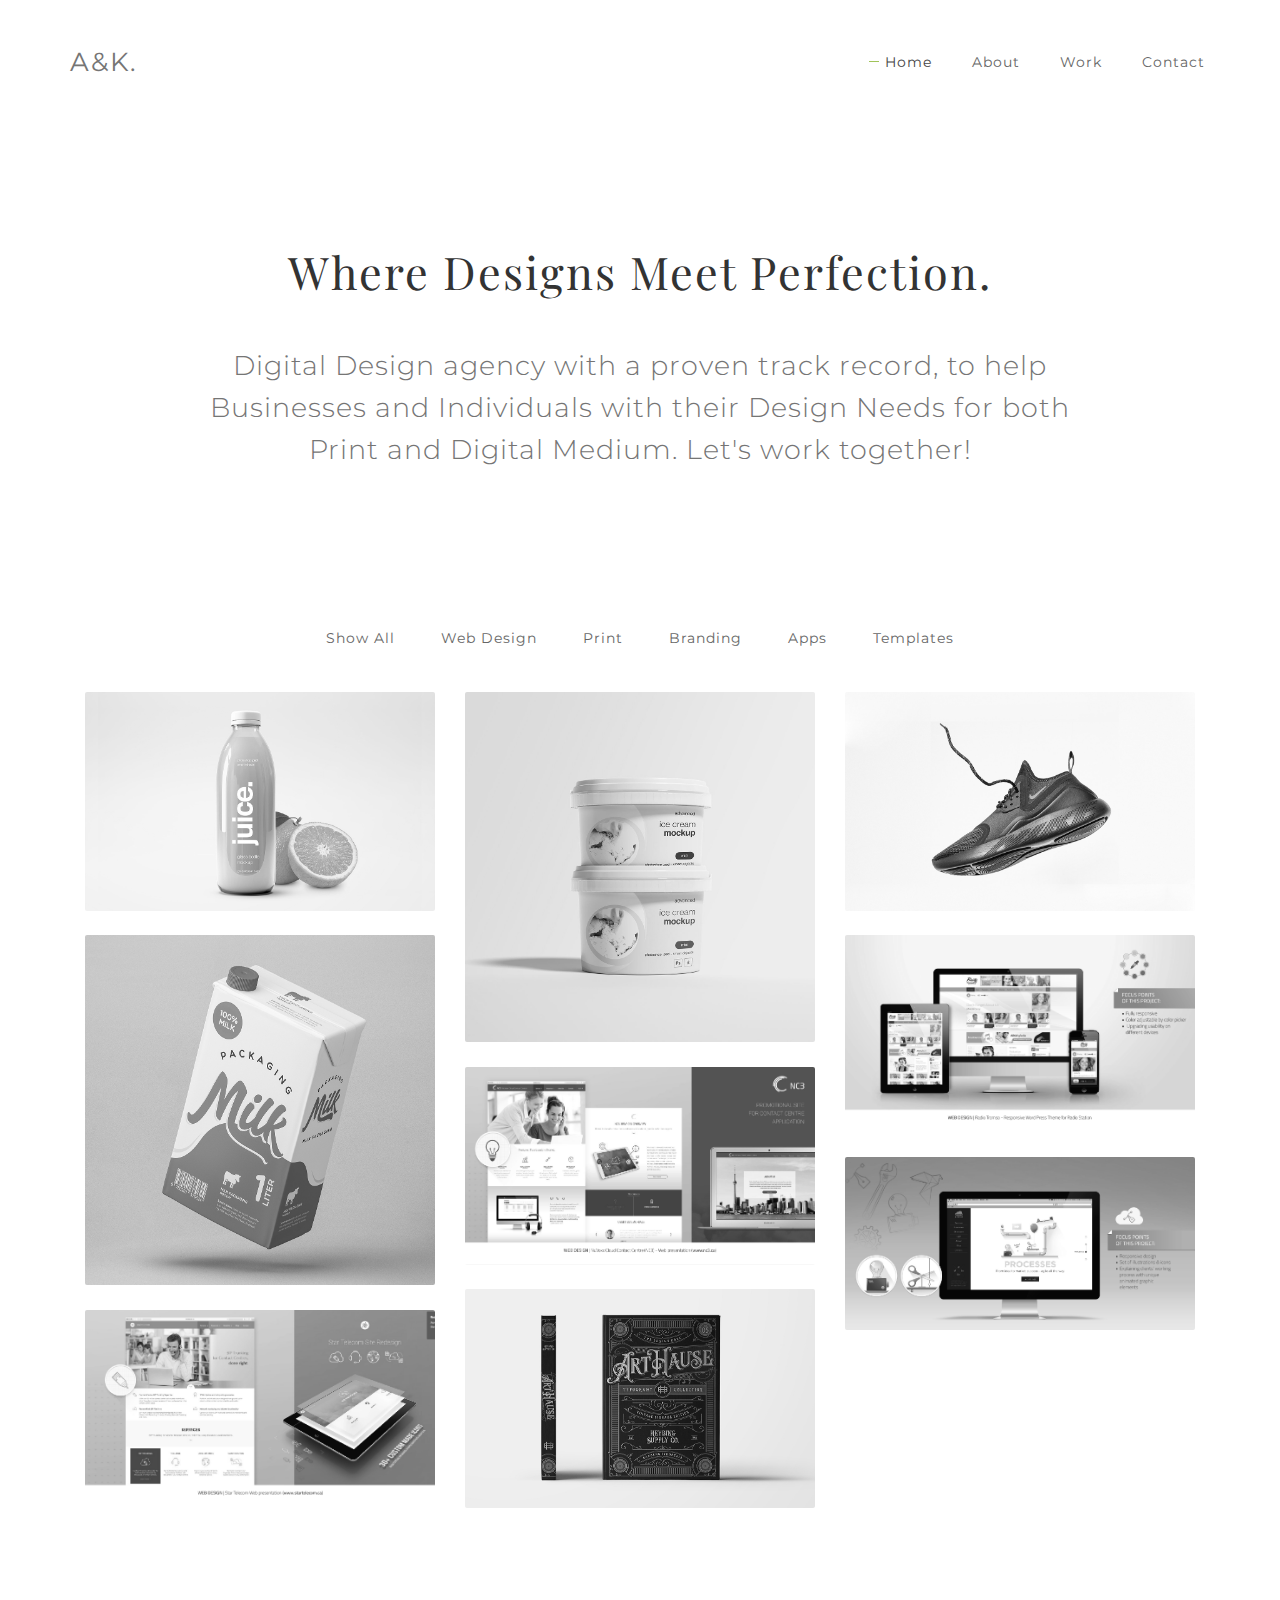
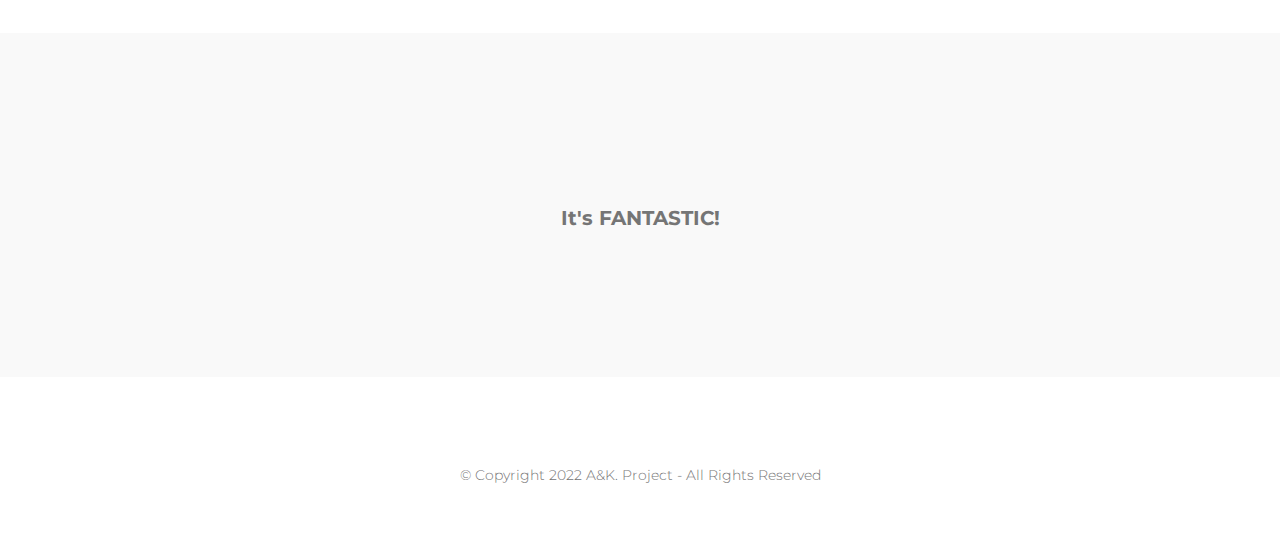
<file: index.html>
<!DOCTYPE html>
<html lang="en">
    <head>

        <meta charset="UTF-8">
        <meta http-equiv="X-UA-Compatible" content="IE=Edge">
        <meta name="description" content="">
        <meta name="keywords" content="">
        <meta name="viewport" content="width=device-width, initial-scale=1, maximum-scale=1">

        <title>Aligns & Kuts</title>
        <meta name="keywords" content="software comapny, design studio, build website, new website, web design, graphic design, branding, logo design, product design, marketing, 
                                       best software company in london, design studio near me, graphic design job, sell more, app design, best graphic designer, graphic designer near me ">
    
        <meta name="description" content="Align & Kuts is a Digital Design agency with a proven track record, to help Businesses and Individuals with their Design Needs for both Print
                                          and Digital Medium. Let's work together!">

        <!-- Bootstrap CSS -->
        <link rel="stylesheet" href="css/bootstrap.min.css"> 

        <!-- Main css -->
        <link rel="stylesheet" href="css/style.css">

        <!-- Animate CSS -->
        <link rel="stylesheet" href="css/animate.css">

        <!-- Font Awesome Icons CSS -->
        <link rel="stylesheet" href="css/font-awesome.min.css">

        <!-- Magnific-popup CSS -->
        <link rel="stylesheet" href="css/magnific-popup.css">

        <!-- Google Fonts Link -->
        <link href="https://fonts.googleapis.com/css?family=Montserrat:100,200,300,400,500,600,700,800,900" rel="stylesheet" type="text/css">
        <link href="https://fonts.googleapis.com/css?family=Playfair+Display:400,700,900" rel="stylesheet" type="text/css">

    </head>
    <body>



        <!-- Navigation Section -->
        <div class="navbar navbar-default navbar-static-top">
            <div class="container">

                <div class="navbar-header">
                    <button class="navbar-toggle" data-toggle="collapse" data-target=".navbar-collapse">
                        <span class="icon icon-bar"></span>
                        <span class="icon icon-bar"></span>
                        <span class="icon icon-bar"></span>
                    </button>
                    <a href="index.html" class="navbar-brand">A&K.</a>
                </div>

                <div class="collapse navbar-collapse">
                    <ul class="nav navbar-nav navbar-right">
                        <li class="active"><a href="#">Home</a></li>
                        <li><a href="about.html">About</a></li>
                        <li><a href="work.html">Work</a></li>
                        <li><a href="contact.html">Contact</a></li>
                    </ul>
                </div>

            </div>
        </div>


        <!-- Home Section -->

        <section id="home" class="main">
            <div class="container">
                <div class="row">

                    <div class="col-md-12 col-sm-12">
                        <h1 class="wow fadeInUp head" data-wow-delay="0.6s">Where Designs Meet Perfection.</h1>
                        <p class="wow fadeInUp lr-pd" data-wow-delay="0.8s">Digital Design agency with a proven track record, to help
                                                                            Businesses and Individuals with their Design Needs for both Print
                                                                            and Digital Medium. Let's work together!</p>
                    </div>

                </div>
            </div>
        </section>


        <!-- Portfolio Section -->

        <section id="portfolio">
            <div class="container">
                <div class="row">

                    <div class="col-md-12 col-sm-12">

                        <!-- work section -->
                            <div class="work-section wow fadeInUp" data-wow-delay="1s">

                                <ul class="filter-wrapper clearfix">
                                     <li><a href="#" data-filter="*" class="selected work1">Show All</a></li>
                                     <li><a href="#" class="work1" data-filter=".web">Web Design</a></li>
                                     <li><a href="#" class="work1" data-filter=".print">Print</a></li>
                                     <li><a href="#" class="work1" data-filter=".branding">Branding</a></li>
                                     <li><a href="#" class="work1" data-filter=".apps">Apps</a></li>
                                    <li><a href="#" class="work1" data-filter=".html">Templates</a></li>
                                </ul>

                                <!-- work box section -->
                                <div class="work-box-section wow fadeInUp" data-wow-delay="1.4s">
                                    <div class="work-box-wrapper col4-work-box">

                                        <div class="work-box graphic print branding html col-md-4 col-sm-6">
                                            <div class="portfolio-thumb">
                                                <a href="img/portfolio-img1.jpg" class="image-popup">
                 
                                                    <img src="img/portfolio-img1.jpg" class="img-responsive" alt="Portfolio">
                                                </a>
                                            </div>
                                        </div>

                                        <div class="work-box graphic print col-md-4 col-sm-6">
                                            <div class="portfolio-thumb">
                                                <a href="img/portfolio-img2.jpg" class="image-popup">
            
                                                    <img src="img/portfolio-img2.jpg" class="img-responsive" alt="Portfolio">
                                                </a>
                                            </div>
                                        </div>

                                        <div class="work-box branding apps col-md-4 col-sm-6">
                                            <div class="portfolio-thumb">
                                                <a href="img/portfolio-img3.jpg" class="image-popup">
   
                                                    <img src="img/portfolio-img3.jpg" class="img-responsive" alt="Portfolio">
                                                </a>
                                            </div>
                                        </div>

                                        <div class="work-box graphic apps col-md-4 col-sm-6">
                                            <div class="portfolio-thumb">
                                                <a href="img/portfolio-img4.jpg" class="image-popup">

                                                    <img src="img/portfolio-img4.jpg" class="img-responsive" alt="Portfolio">
                                                </a>
                                            </div>
                                        </div>

                                        <div class="work-box web apps col-md-4 col-sm-6">
                                            <div class="portfolio-thumb">
                                                <a href="img/portfolio-img5.PNG" class="image-popup">

                                                    <img src="img/portfolio-img5.PNG" class="img-responsive" alt="Portfolio">
                                                </a>
                                            </div>
                                        </div>

                                        <div class="work-box web print col-md-4 col-sm-6">
                                            <div class="portfolio-thumb">
                                                <a href="img/portfolio-img6.PNG" class="image-popup">

                                                    <img src="img/portfolio-img6.PNG" class="img-responsive" alt="Portfolio">
                                                </a>
                                            </div>
                                        </div>

                                        <div class="work-box web html col-md-4 col-sm-6">
                                            <div class="portfolio-thumb">
                                                <a href="img/portfolio-img7.PNG" class="image-popup">

                                                    <img src="img/portfolio-img7.PNG" class="img-responsive" alt="Portfolio">
                                                </a>
                                            </div>
                                        </div>

                                        <div class="work-box graphic print col-md-4 col-sm-6">
                                            <div class="portfolio-thumb">
                                                <a href="img/portfolio-img8.jpg" class="image-popup">

                                                    <img src="img/portfolio-img8.jpg" class="img-responsive" alt="Portfolio">
                                                </a>
                                            </div>
                                        </div>

                                        <div class="work-box web print col-md-4 col-sm-6">
                                            <div class="portfolio-thumb">
                                                <a href="img/portfolio-img9.PNG" class="image-popup">
 
                                                    <img src="img/portfolio-img9.PNG" class="img-responsive" alt="Portfolio">
                                                </a>
                                            </div>
                                        </div>

                                     </div>
                                </div>

                            </div>

                    </div>

                </div>
            </div>
        </section>


        <!-- CTA Section -->

        <section id="cta" class="bg-gray">
            <div class="container">
                <div class="row">

                    <div class="col-md-offset-2 col-md-8 col-sm-12">
                        <p class="wow fadeInUp" data-wow-delay="0.4s">In a galaxy, it means we spend our days at our beloved computers, making snappy product for cool folks all over the world.  </p>
                        <p STYLE="font-weight:bold" > It's FANTASTIC! </p>
                        <a href="about.html" class="wow fadeInUp btn btn-success" data-wow-delay="0.8s">LEARN ABOUT US</a>
                    </div>

                </div>
            </div>
        </section>


        <!-- Footer Section -->

        <footer>
            <div class="container">
                <div class="row">

                    <div class="col-md-12 col-sm-12">
                        <div class="footer-copyright">
                            <p class="small">&copy; Copyright 2022  A&K. Project - All Rights Reserved</p>
                        </div>
                    </div>

                </div>
            </div>
        </footer>

        <!-- SCRIPTS -->

        <script src="js/jquery.js"></script>
        <script src="js/bootstrap.min.js"></script>
        <script src="js/wow.min.js"></script>
        <script src="js/isotope.js"></script>
        <script src="js/imagesloaded.min.js"></script>
        <script src="js/jquery.magnific-popup.min.js"></script>
        <script src="js/magnific-popup-options.js"></script>
        <script src="js/custom.js"></script>
                

    </body>
</html>
</file>
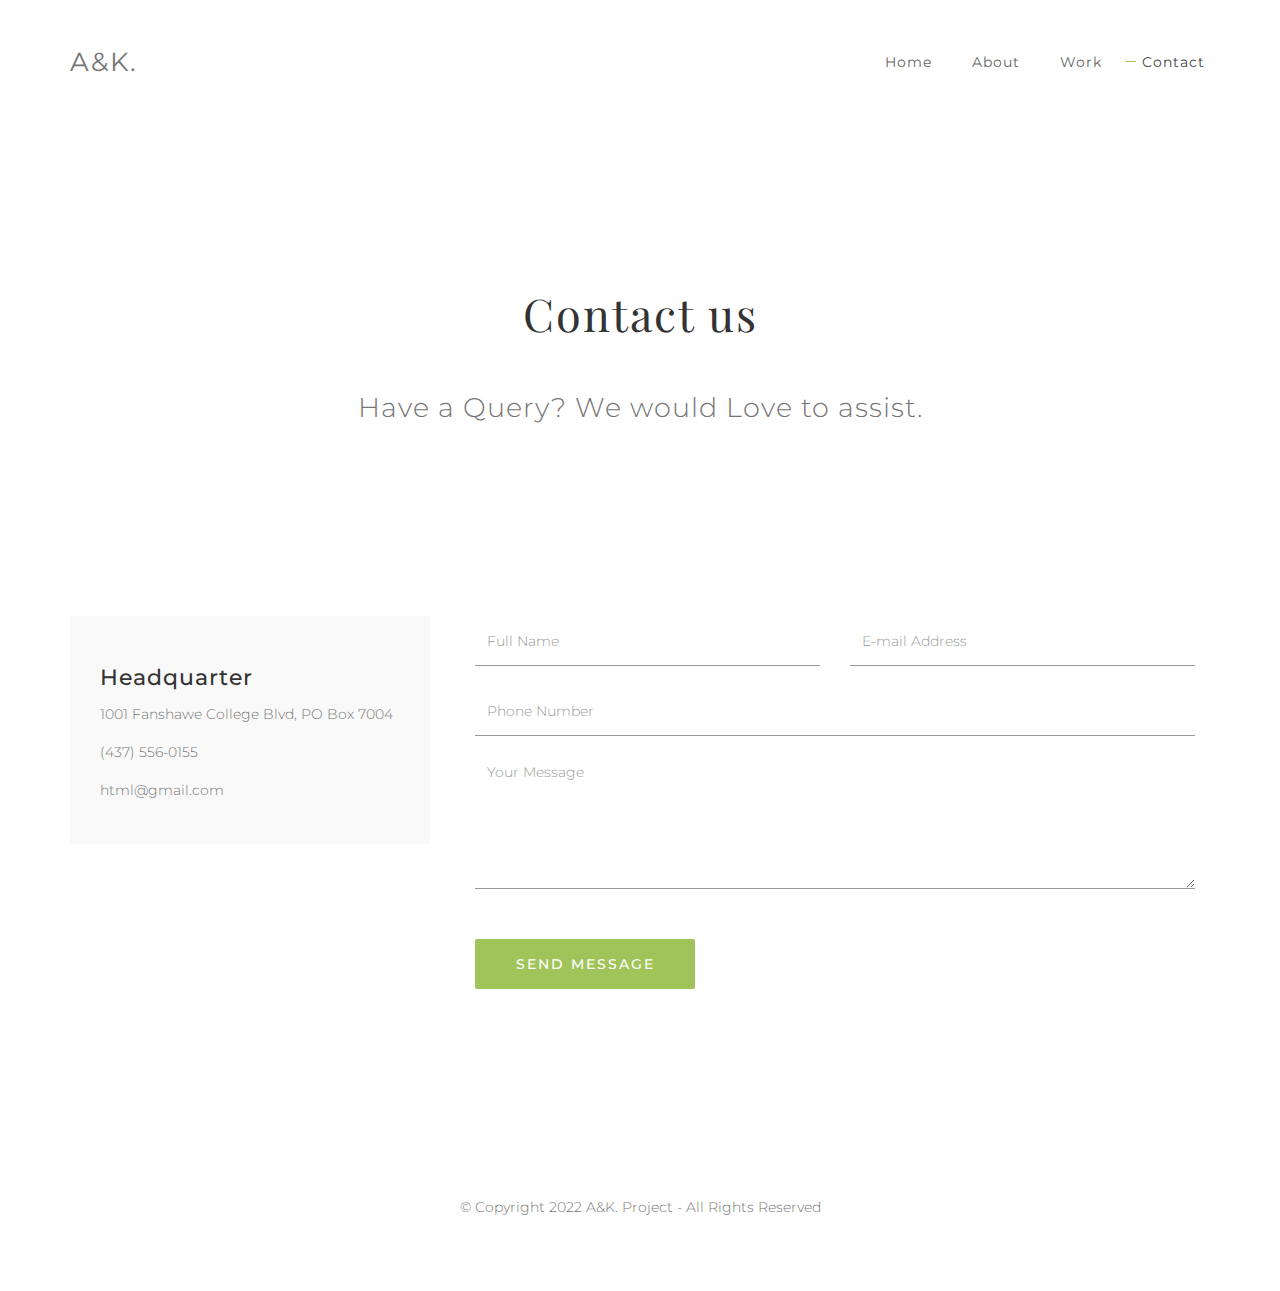
<file: contact.html>
<!DOCTYPE html>
<html lang="en">
    <head>

        <meta charset="UTF-8">
        <meta http-equiv="X-UA-Compatible" content="IE=Edge">
        <meta name="description" content="">
        <meta name="keywords" content="">
        <meta name="author" content="GeTheme">
        <meta name="viewport" content="width=device-width, initial-scale=1, maximum-scale=1">

        <title>Miniml - Portfolio HTML Template</title>

        <!-- Bootstrap CSS -->
        <link rel="stylesheet" href="css/bootstrap.min.css"> 

        <!-- Main css -->
        <link rel="stylesheet" href="css/style.css">

        <!-- Animate CSS -->
        <link rel="stylesheet" href="css/animate.css">

        <!-- Font Awesome Icons CSS -->
        <link rel="stylesheet" href="css/font-awesome.min.css">

        <!-- Magnific-popup CSS -->
        <link rel="stylesheet" href="css/magnific-popup.css">

        <!-- Google Fonts Link -->
        <link href="https://fonts.googleapis.com/css?family=Montserrat:100,200,300,400,500,600,700,800,900" rel="stylesheet" type="text/css">
        <link href="https://fonts.googleapis.com/css?family=Playfair+Display:400,700,900" rel="stylesheet" type="text/css">

    </head>
    <body>


        <!-- PRE LOADER -->

        <div class="preloader">
             <div class="sk-spinner sk-spinner-pulse"></div>
        </div>



        <!-- Navigation Section -->

        <div class="navbar navbar-default navbar-static-top">
            <div class="container">

                <div class="navbar-header">
                    <button class="navbar-toggle" data-toggle="collapse" data-target=".navbar-collapse">
                        <span class="icon icon-bar"></span>
                        <span class="icon icon-bar"></span>
                        <span class="icon icon-bar"></span>
                    </button>
                    <a href="index.html" class="navbar-brand">A&K.</a>
                                </div>

                <div class="collapse navbar-collapse">
                    <ul class="nav navbar-nav navbar-right">
                        <li><a href="index.html">Home</a></li>
                        <li><a href="about.html">About</a></li>
                        <li><a href="work.html">Work</a></li>
                        <li class="active"><a href="#">Contact</a></li>
                    </ul>
                </div>

            </div>
        </div>


        <!-- Home Section -->

        <section id="home" class="main-contact">
            <div class="container">
                <div class="row">

                    <div class="col-md-12 col-sm-12">
                        <h1 class="wow fadeInUp head" data-wow-delay="0.6s">Contact us</h1>
                        <p class="wow fadeInUp lr-pd" data-wow-delay="0.8s">Have a Query? We would Love to assist.</p>
                    </div>

                </div>
            </div>
        </section>


        <!-- Contact Section -->

        <section id="contact">
            <div class="container">
                <div class="row">
                    
                    <div class="wow fadeInUp col-md-4 col-sm-4" data-wow-delay="0.6s">
                        <div class="contact-detail">

                            <div class="contact-detail-1">
                                <h3>Headquarter</h3>
                                <p class="small">1001 Fanshawe College Blvd, PO Box 7004</p>
                                <p class="small">(437) 556-0155</p>
                                <p class="small">html@gmail.com</p>
                            </div>
                        </div>
                    </div>

                    <div class="wow fadeInUp col-md-8 col-sm-8" data-wow-delay="0.4s">
                        <form>
                            <div class="col-md-6 col-sm-6">
                                <input type="text" class="form-control" placeholder="Full Name" required>
                            </div>

                            <div class="col-md-6 col-sm-6">
                                <input type="email" class="form-control" placeholder="E-mail Address" required>
                            </div>

                            <div class="col-md-12 col-sm-12">
                                <input type="tel" class="form-control" placeholder="Phone Number" required>
                                <textarea class="form-control" placeholder="Your Message" rows="6" required></textarea>
                            </div>

                            <div class="col-md-4 col-sm-6">
                                <input type="submit" class="form-control" value="Send Message">
                            </div>
                        </form>
                    </div>

                </div>
            </div>
        </section>


        <!-- Footer Section -->

        <footer>
            <div class="container">
                <div class="row">

                    <div class="col-md-12 col-sm-12">
                        <div class="footer-copyright">
            
                            <p class="small">&copy; Copyright 2022  A&K. Project - All Rights Reserved</p>
                        </div>
                    </div>

                </div>
            </div>
        </footer>

        <!-- SCRIPTS -->

        <script src="js/jquery.js"></script>
        <script src="js/bootstrap.min.js"></script>
        <script src="js/wow.min.js"></script>
        <script src="js/custom.js"></script>

    </body>
</html>
</file>
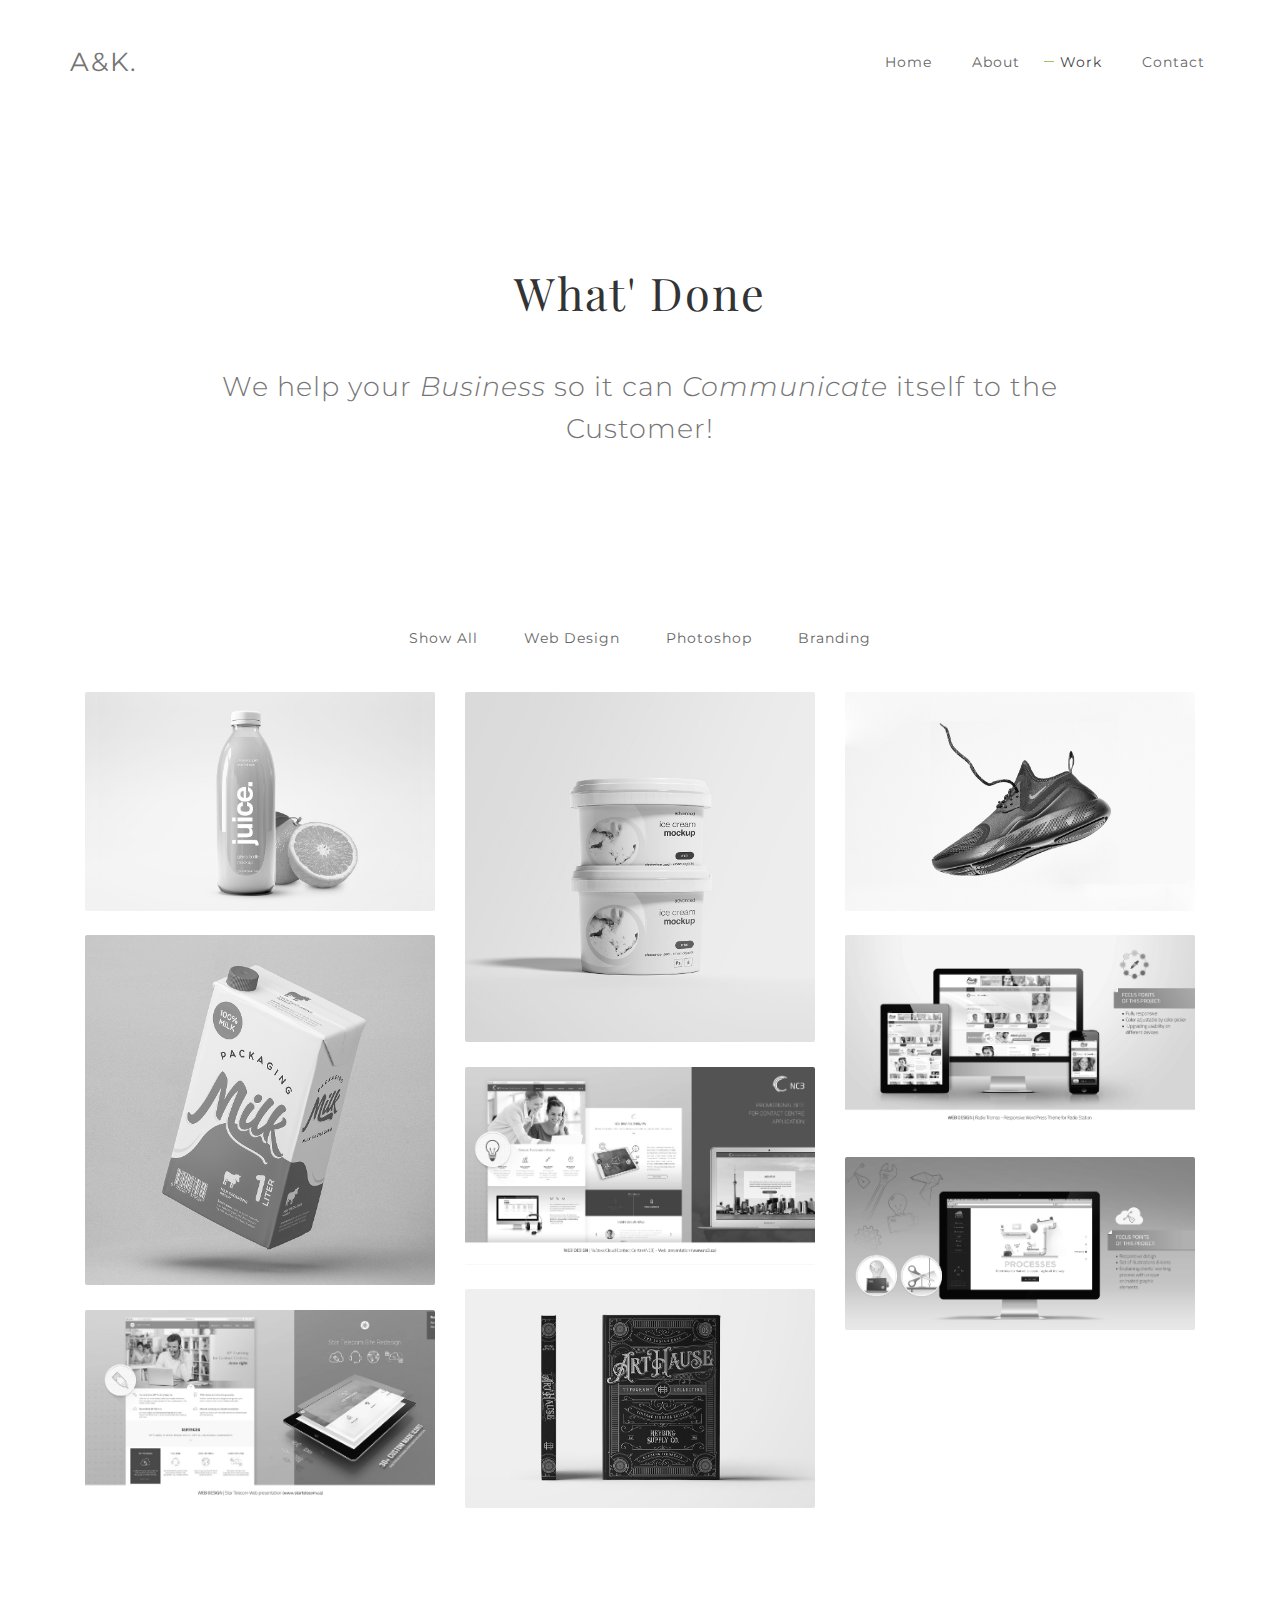
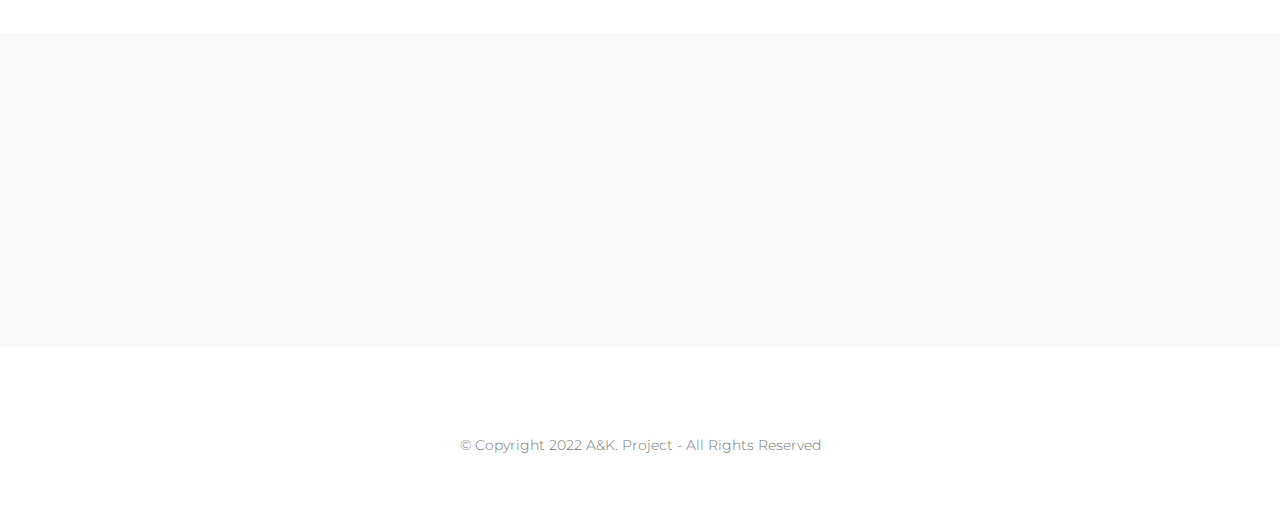
<file: work.html>
<!DOCTYPE html>
<html lang="en">
    <head>

        <meta charset="UTF-8">
        <meta http-equiv="X-UA-Compatible" content="IE=Edge">
        <meta name="description" content="">
        <meta name="keywords" content="">
        <meta name="author" content="GeTheme">
        <meta name="viewport" content="width=device-width, initial-scale=1, maximum-scale=1">

        <title>Miniml - Portfolio HTML Template</title>

        <!-- Bootstrap CSS -->
        <link rel="stylesheet" href="css/bootstrap.min.css"> 

        <!-- Main css -->
        <link rel="stylesheet" href="css/style.css">

        <!-- Animate CSS -->
        <link rel="stylesheet" href="css/animate.css">

        <!-- Font Awesome Icons CSS -->
        <link rel="stylesheet" href="css/font-awesome.min.css">

        <!-- Magnific-popup CSS -->
        <link rel="stylesheet" href="css/magnific-popup.css">

        <!-- Google Fonts Link -->
        <link href="https://fonts.googleapis.com/css?family=Montserrat:100,200,300,400,500,600,700,800,900" rel="stylesheet" type="text/css">
        <link href="https://fonts.googleapis.com/css?family=Playfair+Display:400,700,900" rel="stylesheet" type="text/css">

    </head>
    <body>

        <!-- PRE LOADER -->

        <div class="preloader">
             <div class="sk-spinner sk-spinner-pulse"></div>
        </div>



        <!-- Navigation Section -->

        <div class="navbar navbar-default navbar-static-top">
            <div class="container">

                <div class="navbar-header">
                    <button class="navbar-toggle" data-toggle="collapse" data-target=".navbar-collapse">
                        <span class="icon icon-bar"></span>
                        <span class="icon icon-bar"></span>
                        <span class="icon icon-bar"></span>
                    </button>
                    <a href="index.html" class="navbar-brand">A&K.</a>
                </div>

                <div class="collapse navbar-collapse">
                    <ul class="nav navbar-nav navbar-right">
                        <li><a href="index.html">Home</a></li>
                        <li><a href="about.html">About</a></li>
                        <li class="active"><a href="#">Work</a></li>
                        <li><a href="contact.html">Contact</a></li>
                    </ul>
                </div>

            </div>
        </div>


        <!-- Home Section -->

        <section id="home" class="main-work">
            <div class="container">
                <div class="row">

                    <div class="col-md-12 col-sm-12">
                            <h1 class="wow fadeInUp head" data-wow-delay="0.6s">What' Done</h1>
                            <p class="wow fadeInUp lr-pd" data-wow-delay="0.8s">We help your <span style="font-style: italic;" >Business</span>  so it can <span style="font-style: italic;" >Communicate</span> itself to the Customer!</p>
                       </div>

                </div>
            </div>
        </section>


        <!-- Portfolio Section -->

        <section id="portfolio">
            <div class="container">
                <div class="row">

                    <div class="col-md-12 col-sm-12">

                        <!-- work section -->
                            <div class="work-section wow fadeInUp" data-wow-delay="1s">

                                <ul class="filter-wrapper clearfix">
                                     <li><a href="#" data-filter="*" class="selected opc-main-bg">Show All</a></li>
                                     <li><a href="#" class="opc-main-bg" data-filter=".web">Web Design</a></li>
                                     <li><a href="#" class="opc-main-bg" data-filter=".photoshop">Photoshop</a></li>
                                     <li><a href="#" class="opc-main-bg" data-filter=".branding">Branding</a></li>

                                </ul>

                                <!-- work box section -->
                                <div class="work-box-section wow fadeInUp" data-wow-delay="1.4s">
                                    <div class="work-box-wrapper col4-work-box">

                                        <div class="work-box graphic photoshop branding html col-md-4 col-sm-6">
                                            <div class="portfolio-thumb">
                                                <a href="img/portfolio-img1.jpg" class="image-popup">
                                       
                                                    <img src="img/portfolio-img1.jpg" class="img-responsive" alt="Portfolio">
                                                </a>
                                            </div>
                                        </div>

                                        <div class="work-box graphic photoshop col-md-4 col-sm-6">
                                            <div class="portfolio-thumb">
                                                <a href="img/portfolio-img2.jpg" class="image-popup">
                                     
                                                    <img src="img/portfolio-img2.jpg" class="img-responsive" alt="Portfolio">
                                                </a>
                                            </div>
                                        </div>

                                        <div class="work-box branding mobile col-md-4 col-sm-6">
                                            <div class="portfolio-thumb">
                                                <a href="img/portfolio-img3.jpg" class="image-popup">
                                        
                                                    <img src="img/portfolio-img3.jpg" class="img-responsive" alt="Portfolio">
                                                </a>
                                            </div>
                                        </div>

                                        <div class="work-box graphic mobile col-md-4 col-sm-6">
                                            <div class="portfolio-thumb">
                                                <a href="img/portfolio-img4.jpg" class="image-popup">
                                   
                                                    <img src="img/portfolio-img4.jpg" class="img-responsive" alt="Portfolio">
                                                </a>
                                            </div>
                                        </div>

                                        <div class="work-box web mobile col-md-4 col-sm-6">
                                            <div class="portfolio-thumb">
                                                <a href="img/portfolio-img5.PNG" class="image-popup">
                                        
                                                    <img src="img/portfolio-img5.PNG" class="img-responsive" alt="Portfolio">
                                                </a>
                                            </div>
                                        </div>

                                        <div class="work-box web photoshop col-md-4 col-sm-6">
                                            <div class="portfolio-thumb">
                                                <a href="img/portfolio-img6.PNG" class="image-popup">
                                        
                                                    <img src="img/portfolio-img6.PNG" class="img-responsive" alt="Portfolio">
                                                </a>
                                            </div>
                                        </div>

                                        <div class="work-box web html col-md-4 col-sm-6">
                                            <div class="portfolio-thumb">
                                                <a href="img/portfolio-img7.PNG" class="image-popup">
                                          
                                                    <img src="img/portfolio-img7.PNG" class="img-responsive" alt="Portfolio">
                                                </a>
                                            </div>
                                        </div>

                                        <div class="work-box graphic photoshop col-md-4 col-sm-6">
                                            <div class="portfolio-thumb">
                                                <a href="img/portfolio-img8.jpg" class="image-popup">
                                        
                                                    <img src="img/portfolio-img8.jpg" class="img-responsive" alt="Portfolio">
                                                </a>
                                            </div>
                                        </div>

                                        <div class="work-box web photoshop col-md-4 col-sm-6">
                                            <div class="portfolio-thumb">
                                                <a href="img/portfolio-img9.PNG" class="image-popup">
                                    
                                                    <img src="img/portfolio-img9.PNG" class="img-responsive" alt="Portfolio">
                                                </a>
                                            </div>
                                        </div>

                                     </div>
                                </div>

                            </div>

                    </div>

                </div>
            </div>
        </section>


        <!-- CTA Section -->

        <section id="cta" class="bg-gray">
            <div class="container">
                <div class="row">

                    <div class="col-md-offset-2 col-md-8 col-sm-12">
                        <p class="wow fadeInUp" data-wow-delay="0.4s">Whether here from the 90's or you just set a foot in the industry.</p>
                        <p class="wow fadeInUp" data-wow-delay="0.4s" style="font-style: italic ;" > We are here to help!</p>
                        <a href="contact.html" class="wow fadeInUp btn btn-success" data-wow-delay="0.8s">GET IN TOUCH</a>
                    </div>

                </div>
            </div>
        </section>


        <!-- Footer Section -->

            <footer>
                <div class="container">
                    <div class="row">
    
                        <div class="col-md-12 col-sm-12">
                            <div class="footer-copyright">
       
                                <p class="small">&copy; Copyright 2022  A&K. Project - All Rights Reserved</p>
                            </div>
                        </div>
    
                    </div>
                </div>
            </footer>

        <!-- SCRIPTS -->

        <script src="js/jquery.js"></script>
        <script src="js/bootstrap.min.js"></script>
        <script src="js/isotope.js"></script>
        <script src="js/imagesloaded.min.js"></script>
        <script src="js/jquery.magnific-popup.min.js"></script>
        <script src="js/magnific-popup-options.js"></script>
        <script src="js/wow.min.js"></script>
        <script src="js/custom.js"></script>

    </body>
</html>
</file>
<file: css/style.css>
body {
	background: #ffffff;
    font-family: 'Montserrat', sans-serif;
    font-style: normal;
	font-weight: 300;
    overflow-x: hidden;
}



/*---------------------------------------
    Typorgraphy              
-----------------------------------------*/

h1,h2 {
  font-family: 'Playfair Display', serif;
  font-weight: 400;
  letter-spacing: 1px;
}
h3,h4,h5,h6 {
  font-family: 'Montserrat', sans-serif;
  font-weight: 500;
  letter-spacing: 1px;
}

h1 {
    font-size: 45px;
    letter-spacing: 2px;
    margin-bottom: 0px;
}

h2 {
  font-size: 32px;
  padding-bottom: 12px;
}

h3 {
  font-size: 22px;
}

h4 {
  font-weight: 400;
}

p {
    color: #757575;
    font-size: 20px;
    font-weight: 300;
    line-height: 30px;
}

.small {
  font-size: 14px;
  line-height: 28px;
}
#service .small {
  padding: 10px 20px 20px 20px;
}


/*---------------------------------------
    General               
-----------------------------------------*/

html{
  -webkit-font-smoothing: antialiased;
}

a {
  color: #a1c45a;
  -webkit-transition: 0.5s;
  -o-transition: 0.5s;
  transition: 0.5s;
  text-decoration: none !important;
}
a:hover, a:active, a:focus {
  color: #a1c45a;
  outline: none;
}

* {
  -webkit-box-sizing: border-box;
  -moz-box-sizing: border-box;
  box-sizing: border-box;
}

*:before,
*:after {
  -webkit-box-sizing: border-box;
  -moz-box-sizing: border-box;
  box-sizing: border-box;
}

.section-title {
  position: relative;
  margin-bottom: 62px;
  text-align: center;
}

#portfolio,
#cta,
#team, #service,
#contact {
  padding-top: 100px;
  padding-bottom: 100px;
}

#portfolio,
#service, #contact {
  padding-top: 10px;
}

#cta,
#team, #service,
footer {
  text-align: center;
}

#portfolio img,
#team img {
  border-radius: 2px;
  width: 100%;
}

.bg-gray {
  background-color: #f9f9f9;
}

.bg-dark {
  background-color: #202020;
}

.head {
  display: block;
  height: 80px;
  position: relative;
    text-align: center;
}
.lr-pd {
    padding-left: 10%;
    padding-right: 10%;
}


/*---------------------------------------
    Navigation section              
-----------------------------------------*/

.navbar-default {
    background: #ffffff;
    border: none;
    padding-top: 22px;
    margin: 0 !important;
}

.navbar-default .navbar-brand {
  color: #757575;
  font-size: 26px;
  font-weight: 400;
  text-transform: uppercase;
  letter-spacing: 2px;
  line-height: 50px;
  margin: 0;
}

.navbar-default .navbar-nav li a {
    color: #656565;
    font-size: 14px;
    font-weight: 400;
    line-height: 50px;
    letter-spacing: 1px;
    -webkit-transition: all 0.4s ease-in-out;
    transition: all 0.4s ease-in-out;
    padding-right: 20px;
    padding-left: 20px;
}

.navbar-default .navbar-nav > li a:hover {
    color: #444 !important;
}

.navbar-default .navbar-nav > li > a:hover,
.navbar-default .navbar-nav > li > a:focus {
    color: #606060;
    background-color: transparent;
}

.navbar-default .navbar-nav > .active > a,
.navbar-default .navbar-nav > .active > a:hover,
.navbar-default .navbar-nav > .active > a:focus {
    color: #444;
    background-color: transparent;
}

.navbar-default .navbar-toggle {
     border: none;
     padding-top: 10px;
  }

.navbar-default .navbar-toggle .icon-bar {
    border-color: transparent;
  }

.navbar-default .navbar-toggle:hover,
.navbar-default .navbar-toggle:focus { 
  background-color: transparent;
}

.navbar-default .navbar-nav > .active > ::before {
    position: absolute;
    content: '';
    background-color: #a1c45a;
    height: 1px;
    width: 10px;
    margin-top: 24px;
    left: 4px;
}


/*---------------------------------------
    Main section              
-----------------------------------------*/

.main-about,
.main-service, .main-contact,
.main-work {
    height: 70vh;
    text-align: center;
}


/*---------------------------------------
    Home section              
-----------------------------------------*/

#home {
    display: -webkit-box;
    display: -webkit-flex;
     display: -ms-flexbox;
    display: flex;
    -webkit-box-align: center;
    -webkit-align-items: center;
    -ms-flex-align: center;
     align-items: center;
    height: 56vh;
    position: relative;
}

#home p {
  font-size: 27px;
  line-height: 42px;
  letter-spacing: 1px;
  padding-top: 18px;
  text-align: center;

}


/*---------------------------------------
    About section              
-----------------------------------------*/

#about {
  padding-top: 40px;
  padding-bottom: 40px;
}

#about h3 {
  text-align: center;
}

#about .chart {
  position: relative;
  text-align: center;
}

#about .chart-icon {
  position: absolute;
  left:50%;
  top:50%;
  margin:-40px 0 0 -34px;
  width: 68px;
  height: 68px;
  line-height: 68px;
  border-radius:50%;
  background-color: #f0f0f0;
  color: #242424;
}

#about .chart-icon .fa {
  position: absolute;
  top:50%;
  margin-top: -12px;
  left:0;
  width: 100%;
  font-size: 24px;
}

#about .chart-icon img{
  position: absolute;
  top:50%;
  margin-top: -33px;
  left:0;
  width: 100%;
}


/*---------------------------------------
   Team section              
-----------------------------------------*/

#team h4 {
  padding-bottom: 12px;
}

#team .team-thumb {
  width: 100%;
  margin-bottom: 32px;
  position: relative;
}

#team .team-overlay {
  color: #ffffff;
  position: absolute;
  bottom: 0px;
  width: 100%;
  height: 90px;
  overflow: hidden;
  transition: height 450ms;
}

#team .team-thumb:hover .team-overlay {
  height: 100%;
  background-color: #ffffff;
  color: #222;
  padding-top: 30%;
  opacity: 0.9;
}

#team .team-thumb:hover h4 {
  color: #a1c45a;
}



/*---------------------------------------
    Portfolio section              
-----------------------------------------*/

.portfolio-thumb {
  margin: 0;
  overflow: hidden;
  position: relative;
}

.portfolio-thumb img {
    filter: grayscale(100%);
}

.portfolio-thumb img:hover{
  filter: none;
}
/*filter css*/
.filter-wrapper {
    width: 100%;
    padding: 0px;
    margin-bottom: 32px;
    overflow: hidden;
    text-align: center;
}

.filter-wrapper li {
    display: inline-block;
    margin: 4px;
}

.filter-wrapper li a {
    border-radius: 4px;
    color: #666;
    font-size: 14px;
    font-weight: 400;
    letter-spacing: 1px;
    padding: 8px 17px;
    display: block;
    text-decoration: none;
    -webkit-transition: all 0.4s ease-in-out;
  transition: all 0.4s ease-in-out;
}
.filter-wrapper li a:hover,
.filter-wrapper li a:focus {
  color: #a1c45a;
}

/*worktope box css*/
.work-box-section {
    width: 100%;
}

.work-box-wrapper {
    width: 100%;
    padding: 0;
    clear: both;
    position: relative;
}

.work-box {
    position: relative;
    min-height: 50px;
    float: left;
    overflow: hidden;
    margin-bottom: 25px;
}

.work-box > a {
    display: block;
    width: 100%;
    height: 100%;
    overflow: hidden;
} 

.fluid-img {
    width: 100%;
    display: block;
}

.mfp-with-zoom .mfp-container,
.mfp-with-zoom.mfp-bg {
  opacity: 0;
  -webkit-backface-visibility: hidden;
  /* ideally, transition speed should match zoom duration */
  -webkit-transition: all 0.3s ease-out;
  -moz-transition: all 0.3s ease-out;
  -o-transition: all 0.3s ease-out;
  transition: all 0.3s ease-out;
}

.mfp-with-zoom.mfp-ready .mfp-container {
  opacity: 1;
}

.mfp-with-zoom.mfp-ready.mfp-bg {
  opacity: 0.8;
}

.mfp-with-zoom.mfp-removing .mfp-container,
.mfp-with-zoom.mfp-removing.mfp-bg {
  opacity: 0;
}


/*---------------------------------------
   Contact         
-----------------------------------------*/

#contact form .form-control {
  background: transparent;
  border: none;
  border-bottom: 1px solid #999;
  border-radius: 0px;
  box-shadow: none;
  font-size: 14px;
  margin-bottom: 20px;
  transition: all 0.4s ease-in-out;
}

#contact form .form-control:focus {
  border-bottom: 2px solid #333;
}

#contact form input {
  height: 50px;
}

#contact form input[type="submit"] {
    border-radius: 2px;
  background-color: #a1c45a;
  border: none;
  font-weight: 500;
  letter-spacing: 2px;
  color: #ffffff;
  text-transform: uppercase;
  margin-top: 30px;
}

#contact form input[type="submit"]:hover {
  background-color: #222;
}

#contact .contact-detail {
    padding: 30px;
    background-color: #f9f9f9;
}
#contact .contact-detail-2 {
  padding-top: 6px;
}

#contact #google-map iframe {
  border: none;
  width: 100%;
  height: 350px;
}



/*---------------------------------------
   Footer section              
-----------------------------------------*/

footer {
  padding-top: 60px;
  padding-bottom: 60px;
}

footer .footer-link ul {
  margin: 0;
  padding: 0;
  position: relative;
}

footer .footer-link ul li {
  list-style: none;
  display: inline-block;
  padding: 22px;
}

footer .footer-link ul li a {
  color: #666;
  transition: all 0.4s ease-in-out;
  text-decoration: none;
}

footer .footer-link ul li a:hover {
  color: #a1c45a;
}

footer .footer-copyright {
  padding-top: 16px;
}

footer .footer-copyright p {
  padding-top: 8px;
}

/*---------------------------------------
   Mobile Responsive         
-----------------------------------------*/

@media (max-width: 980px) {
  #home {
    height: 32%;
  }

  #home p {
    font-size: 23px;
  }

  .filter-wrapper li a {
    padding: 8px 12px;
  }

  #about .chart {
    margin-top: 32px;
  }

  #cta p {
    font-size: 24px;
  }
}



@media (max-width: 768px) {
  body {
    text-align: center;
  }

  h1 {
    font-size: 40px;
  }

  #portfolio,
  #cta,
  #team, #service,
  #contact {
  padding-top: 80px;
  padding-bottom: 80px;
  }
}



@media (max-width: 767px) {
  .navbar-default {
    text-align: center;
    padding-top: 0px;
  }

  .navbar-default .navbar-brand {
    line-height: 25px;
  }

  .navbar-default .navbar-nav li a {
    line-height: 35px;
  }

  footer .footer-link ul li {
    padding: 8px;
  }
}
</file>
